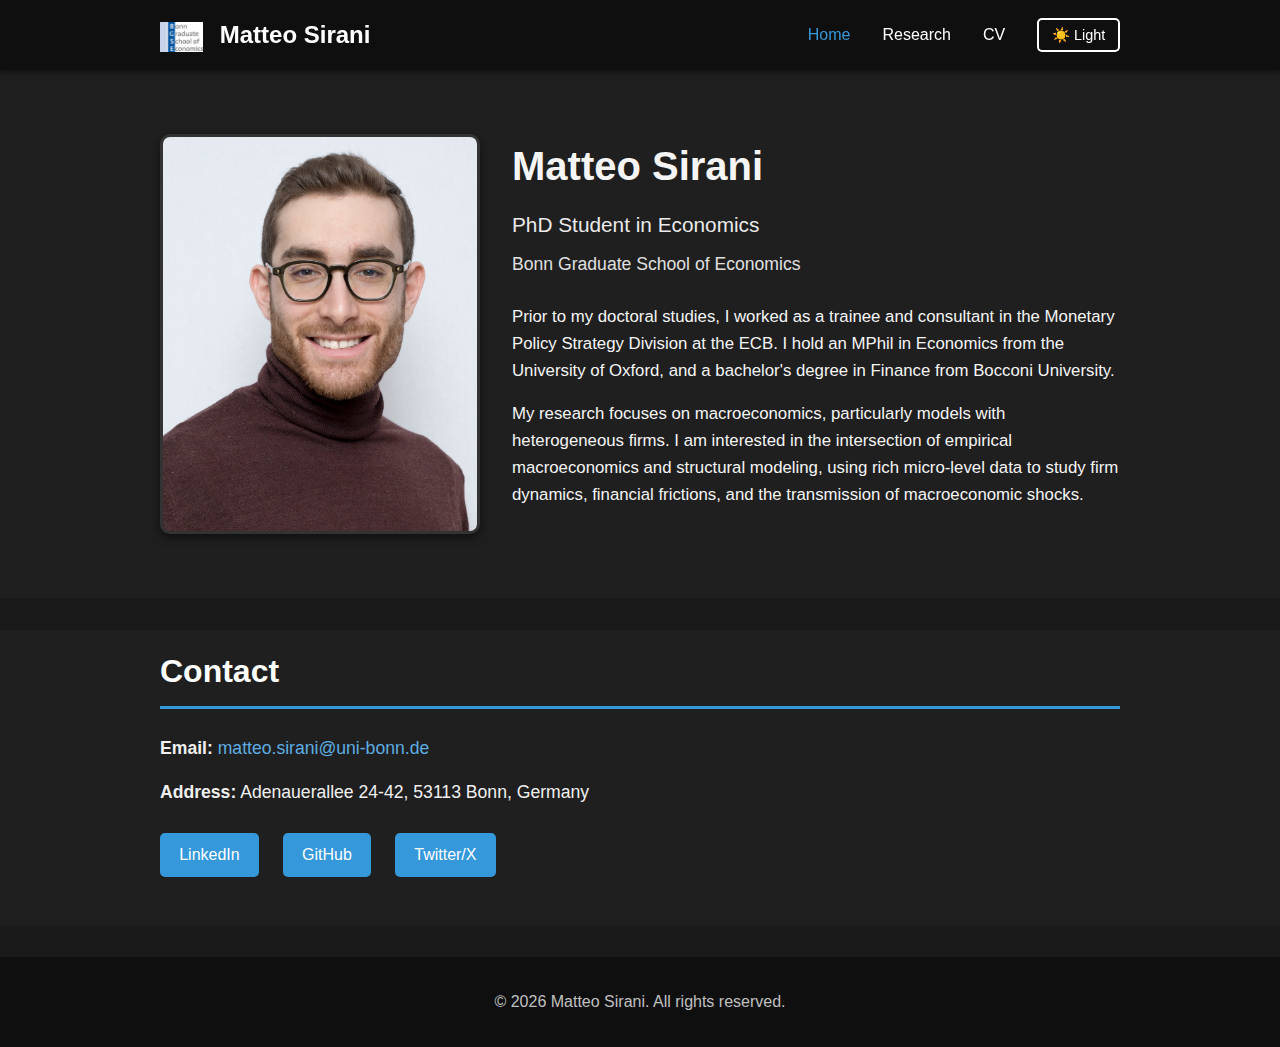
<file: index.html>
<!DOCTYPE html>
<html lang="en">
<head>
    <meta charset="UTF-8">
    <meta name="viewport" content="width=device-width, initial-scale=1.0">
    <meta name="description" content="Matteo Sirani - PhD Student in Economics at Bonn Graduate School of Economics">
    <title>Matteo Sirani - Academic Website</title>
    <link rel="stylesheet" href="css/style.css">
</head>
<body>
<body>
    <nav>
        <div class="nav-container">
            <h1 class="logo">
                <img src="images/bgse-logo.png" alt="BGSE" style="height: 30px; vertical-align: middle; margin-right: 10px;">
                Matteo Sirani
            </h1>
            <div class="nav-right">
                <ul class="nav-links">
                    <li><a href="index.html" class="active">Home</a></li>
                    <li><a href="research.html">Research</a></li>
                    <li><a href="cv.html">CV</a></li>
                </ul>
                <button id="theme-toggle" class="theme-toggle">☀️ Light</button>
            </div>
        </div>
    </nav>

    <main>
        <section class="hero">
            <div class="container">
                <div class="profile">
                    <img src="images/profile.jpg" alt="Matteo Sirani" class="profile-img">
                    <div class="profile-info">
                        <h2>Matteo Sirani</h2>
                        <p class="position">PhD Student in Economics</p>
                        <p class="affiliation">Bonn Graduate School of Economics</p>
                        <p style="margin-top: 1.5rem; line-height: 1.6; font-size: 1.05rem;">
                            Prior to my doctoral studies, I worked as a trainee and consultant in the Monetary Policy 
                            Strategy Division at the ECB. I hold an MPhil in Economics from the University of Oxford, 
                            and a bachelor's degree in Finance from Bocconi University.
                        </p>
                        <p style="margin-top: 1rem; line-height: 1.6; font-size: 1.05rem;">
                            My research focuses on macroeconomics, particularly models with heterogeneous firms. I am 
                            interested in the intersection of empirical macroeconomics and structural modeling, using rich 
                            micro-level data to study firm dynamics, financial frictions, and the transmission of macroeconomic 
                            shocks.
                        </p>
                    </div>
                </div>
            </div>
        </section>

        <section class="contact">
            <div class="container">
                <h3>Contact</h3>
                <p><strong>Email:</strong> <a href="mailto:matteo.sirani@uni-bonn.de">matteo.sirani@uni-bonn.de</a></p>
                <p><strong>Address:</strong> Adenauerallee 24-42, 53113 Bonn, Germany</p>
                <div class="social-links">
                    <a href="https://de.linkedin.com/in/matteo-sirani-94b6a7193" target="_blank">LinkedIn</a>
                    <a href="https://github.com/matteosirani" target="_blank">GitHub</a>
                    <a href="https://x.com/SiraniMatteo" target="_blank">Twitter/X</a>
                </div>
            </div>
        </section>
    </main>

    <footer>
        <div class="container">
            <p>&copy; 2026 Matteo Sirani. All rights reserved.</p>
        </div>
    </footer>
    
    <script>
        // Theme Toggle Functionality - Inline for reliability
        (function() {
            const themeToggle = document.getElementById('theme-toggle');
            const body = document.body;
            
            // Check for saved theme preference or default to dark
            const savedTheme = localStorage.getItem('theme') || 'dark';
            
            // Apply saved theme
            if (savedTheme === 'light') {
                body.classList.add('light-theme');
                if (themeToggle) themeToggle.textContent = '🌙 Dark';
            } else {
                if (themeToggle) themeToggle.textContent = '☀️ Light';
            }
            
            // Toggle theme when button is clicked
            if (themeToggle) {
                themeToggle.addEventListener('click', function() {
                    body.classList.toggle('light-theme');
                    
                    if (body.classList.contains('light-theme')) {
                        themeToggle.textContent = '🌙 Dark';
                        localStorage.setItem('theme', 'light');
                    } else {
                        themeToggle.textContent = '☀️ Light';
                        localStorage.setItem('theme', 'dark');
                    }
                });
            }
        })();
    </script>
</body>
</html>
</file>
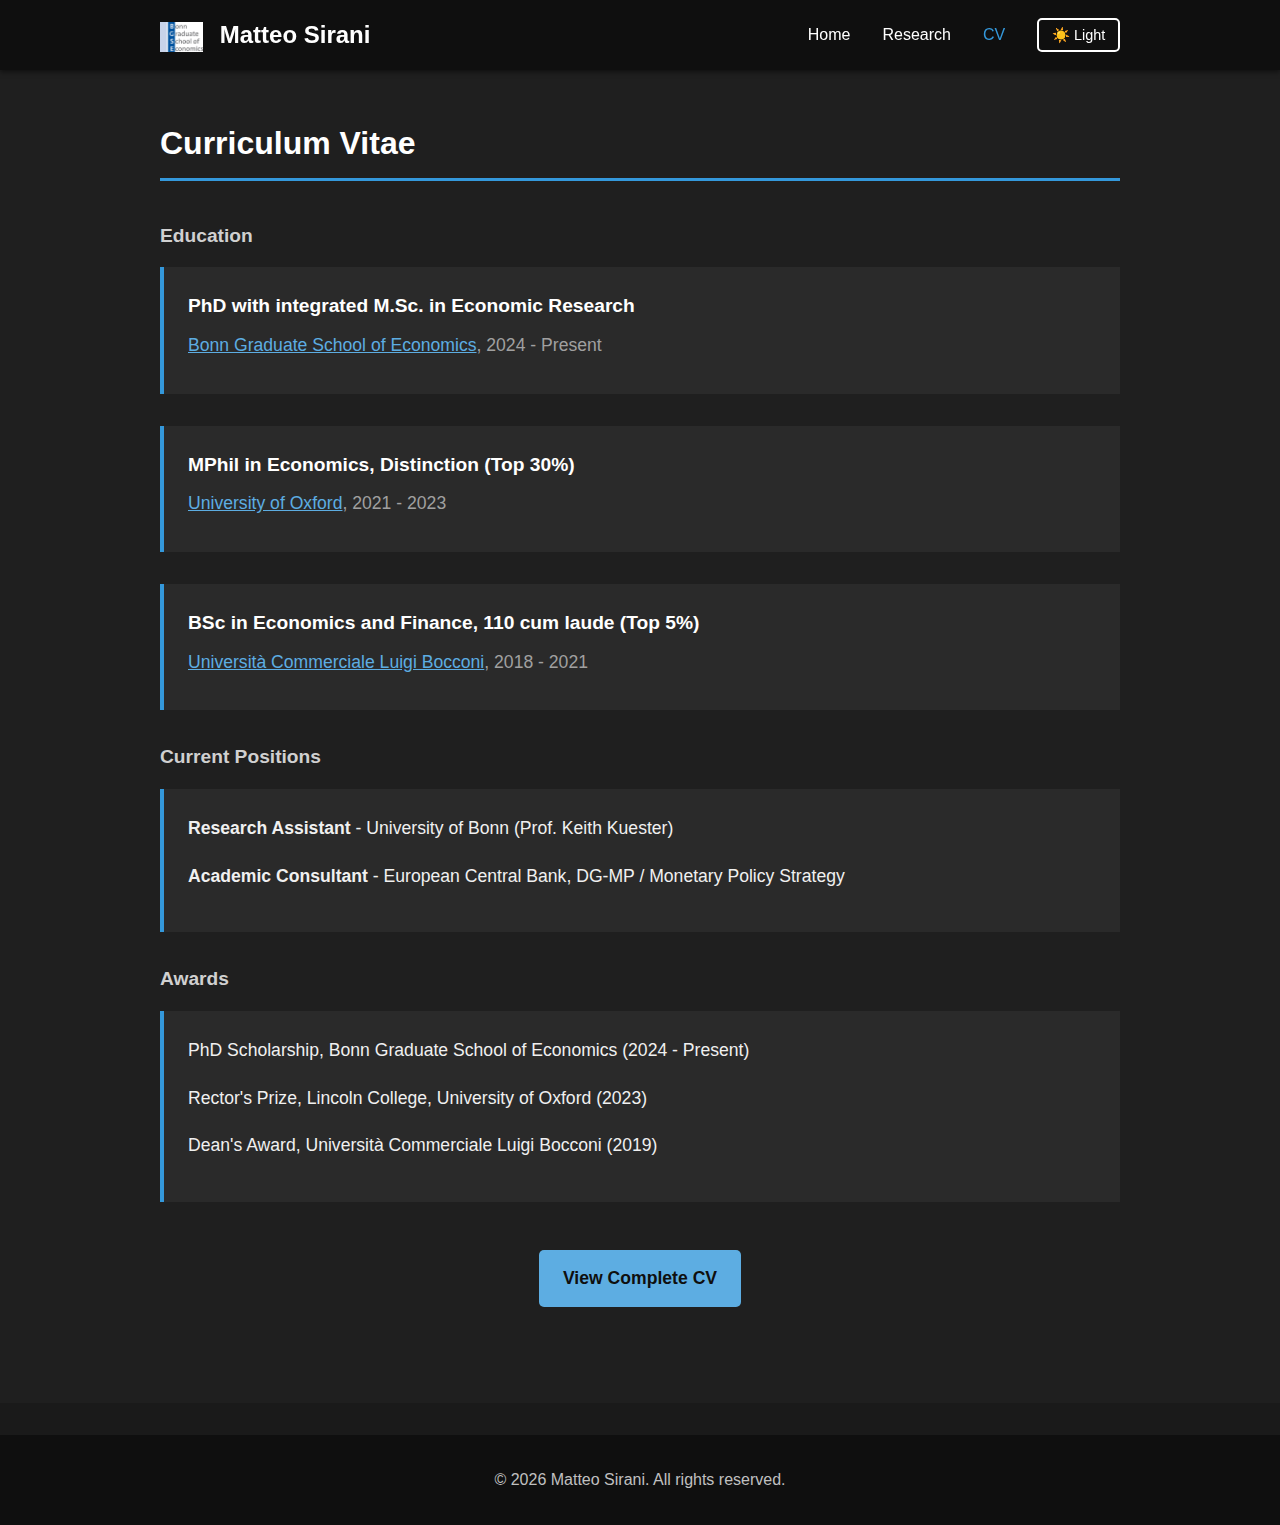
<file: cv.html>
<!DOCTYPE html>
<html lang="en">
<head>
    <meta charset="UTF-8">
    <meta name="viewport" content="width=device-width, initial-scale=1.0">
    <meta name="description" content="Curriculum Vitae - Matteo Sirani">
    <title>CV - Matteo Sirani</title>
    <link rel="stylesheet" href="css/style.css">
</head>
<body>
<body>
    <nav>
        <div class="nav-container">
            <h1 class="logo">
                <img src="images/bgse-logo.png" alt="BGSE" style="height: 30px; vertical-align: middle; margin-right: 10px;">
                Matteo Sirani
            </h1>
            <div class="nav-right">
                <ul class="nav-links">
                    <li><a href="index.html">Home</a></li>
                    <li><a href="research.html">Research</a></li>
                    <li><a href="cv.html" class="active">CV</a></li>
                </ul>
                <button id="theme-toggle" class="theme-toggle">☀️ Light</button>
            </div>
        </div>
    </nav>

    <main>
        <section>
            <div class="container">
                <h3>Curriculum Vitae</h3>

                <h4 class="subsection-heading" style="margin-top: 2.5rem; margin-bottom: 1rem; color: #d0d0d0; font-size: 1.2rem;">Education</h4>
                
                <div class="publication-item">
                    <h4>PhD with integrated M.Sc. in Economic Research</h4>
                    <p class="venue"><a href="https://www.econ.uni-bonn.de/bgse/en" target="_blank" style="color: #5dade2;">Bonn Graduate School of Economics</a>, 2024 - Present</p>
                </div>

                <div class="publication-item">
                    <h4>MPhil in Economics, Distinction (Top 30%)</h4>
                    <p class="venue"><a href="https://www.economics.ox.ac.uk/" target="_blank" style="color: #5dade2;">University of Oxford</a>, 2021 - 2023</p>
                </div>

                <div class="publication-item">
                    <h4>BSc in Economics and Finance, 110 cum laude (Top 5%)</h4>
                    <p class="venue"><a href="https://www.unibocconi.it/en" target="_blank" style="color: #5dade2;">Università Commerciale Luigi Bocconi</a>, 2018 - 2021</p>
                </div>

                <h4 class="subsection-heading" style="margin-top: 2rem; margin-bottom: 1rem; color: #d0d0d0; font-size: 1.2rem;">Current Positions</h4>
                
                <div class="publication-item">
                    <p><strong>Research Assistant</strong> - University of Bonn (Prof. Keith Kuester)</p>
                    <p><strong>Academic Consultant</strong> - European Central Bank, DG-MP / Monetary Policy Strategy</p>
                </div>

                <h4 class="subsection-heading" style="margin-top: 2rem; margin-bottom: 1rem; color: #d0d0d0; font-size: 1.2rem;">Awards</h4>
                
                <div class="publication-item">
                    <p>PhD Scholarship, Bonn Graduate School of Economics (2024 - Present)</p>
                    <p>Rector's Prize, Lincoln College, University of Oxford (2023)</p>
                    <p>Dean's Award, Università Commerciale Luigi Bocconi (2019)</p>
                </div>

                <p style="margin: 3rem 0; text-align: center;">
                    <a href="files/CV.pdf" style="background-color: #5dade2; color: #0f0f0f; padding: 0.8rem 1.5rem; 
                    border-radius: 5px; text-decoration: none; display: inline-block; font-weight: 600;">
                        View Complete CV
                    </a>
                </p>
            </div>
        </section>
    </main>

    <footer>
        <div class="container">
            <p>&copy; 2026 Matteo Sirani. All rights reserved.</p>
        </div>
    </footer>
    
    <script>
        // Theme Toggle Functionality - Inline for reliability
        (function() {
            const themeToggle = document.getElementById('theme-toggle');
            const body = document.body;
            
            // Check for saved theme preference or default to dark
            const savedTheme = localStorage.getItem('theme') || 'dark';
            
            // Apply saved theme
            if (savedTheme === 'light') {
                body.classList.add('light-theme');
                if (themeToggle) themeToggle.textContent = '🌙 Dark';
            } else {
                if (themeToggle) themeToggle.textContent = '☀️ Light';
            }
            
            // Toggle theme when button is clicked
            if (themeToggle) {
                themeToggle.addEventListener('click', function() {
                    body.classList.toggle('light-theme');
                    
                    if (body.classList.contains('light-theme')) {
                        themeToggle.textContent = '🌙 Dark';
                        localStorage.setItem('theme', 'light');
                    } else {
                        themeToggle.textContent = '☀️ Light';
                        localStorage.setItem('theme', 'dark');
                    }
                });
            }
        })();
    </script>
</body>
</html>
</file>
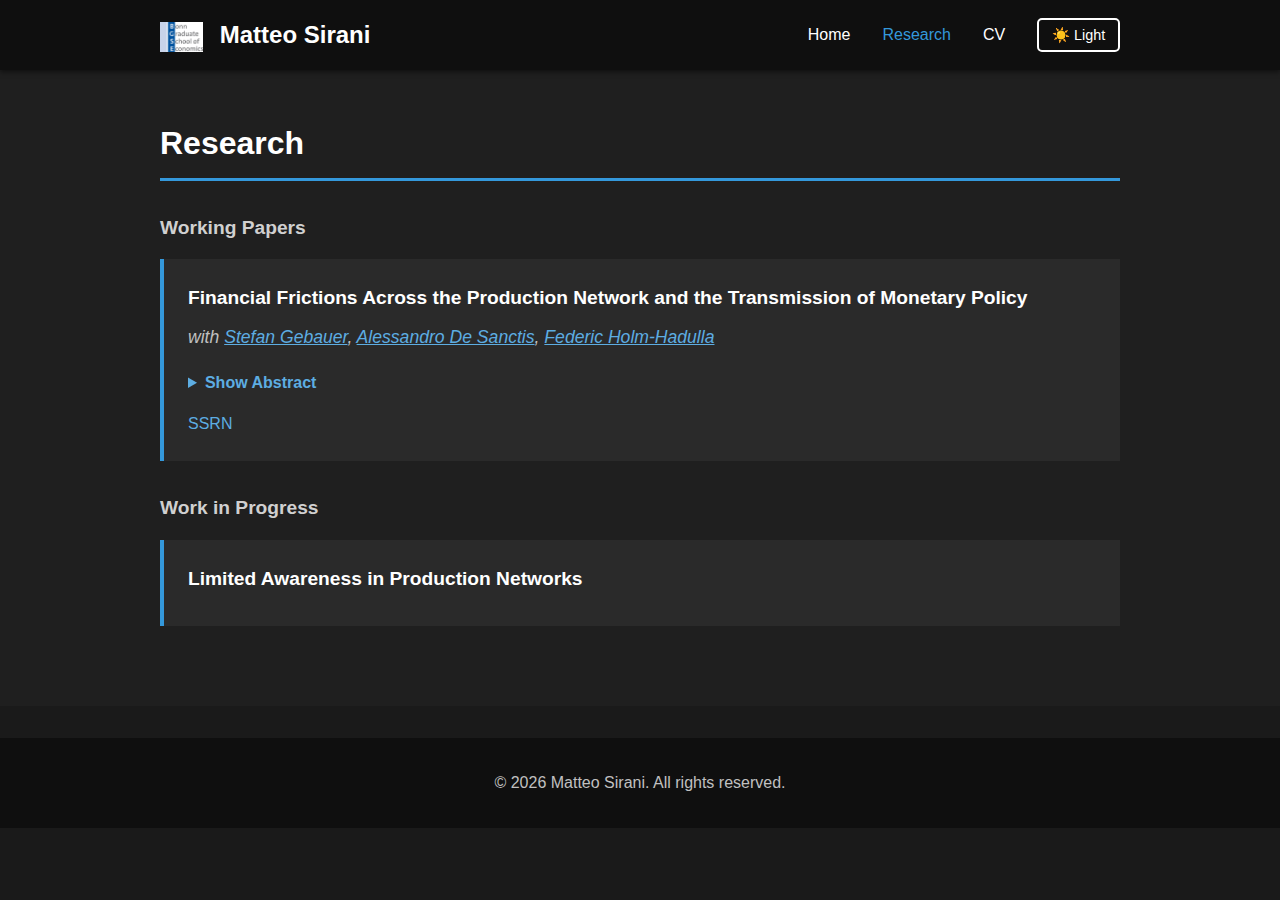
<file: research.html>
<!DOCTYPE html>
<html lang="en">
<head>
    <meta charset="UTF-8">
    <meta name="viewport" content="width=device-width, initial-scale=1.0">
    <meta name="description" content="Research Projects - Matteo Sirani">
    <title>Research - Matteo Sirani</title>
    <link rel="stylesheet" href="css/style.css">
</head>
<body>
<body>
    <nav>
        <div class="nav-container">
            <h1 class="logo">
                <img src="images/bgse-logo.png" alt="BGSE" style="height: 30px; vertical-align: middle; margin-right: 10px;">
                Matteo Sirani
            </h1>
            <div class="nav-right">
                <ul class="nav-links">
                    <li><a href="index.html">Home</a></li>
                    <li><a href="research.html" class="active">Research</a></li>
                    <li><a href="cv.html">CV</a></li>
                </ul>
                <button id="theme-toggle" class="theme-toggle">☀️ Light</button>
            </div>
        </div>
    </nav>

    <main>
        <section>
            <div class="container">
                <h3>Research</h3>
                
                <h4 class="subsection-heading" style="margin-top: 2rem; margin-bottom: 1rem; color: #d0d0d0; font-size: 1.2rem;">Working Papers</h4>
                
                <div class="publication-item">
                    <h4>Financial Frictions Across the Production Network and the Transmission of Monetary Policy</h4>
                    <p class="authors">with 
                        <a href="https://sites.google.com/view/stefan-gebauer/home" target="_blank" style="color: #5dade2;">Stefan Gebauer</a>, 
                        <a href="https://sites.google.com/view/alessandrodesanctis/home" target="_blank" style="color: #5dade2;">Alessandro De Sanctis</a>, 
                        <a href="https://www.ecb.europa.eu/pub/research/authors/profiles/federic-holm-hadulla.en.html" target="_blank" style="color: #5dade2;">Federic Holm-Hadulla</a>
                    </p>
                    <details style="margin-top: 1rem;">
                        <summary style="cursor: pointer; color: #5dade2; font-weight: 600;">Show Abstract</summary>
                        <p style="margin-top: 1rem; padding-left: 1rem; border-left: 3px solid #5dade2; color: #e0e0e0; line-height: 1.7;">
                            We examine how sector-specific financial frictions and production network linkages shape monetary 
                            policy transmission. Using granular country-sector data for the euro area we construct novel measures 
                            of upstream and downstream financial frictions. Panel local projections show that financial frictions 
                            among upstream suppliers and downstream customers substantially amplify the effects of monetary policy 
                            on prices and output. Importantly, this amplification is not driven solely by a sector's own financial 
                            position: indirect financial frictions transmitted through production networks account for a significant 
                            share of the response. We further document that downstream financial frictions reinforce the contractionary 
                            effects of monetary policy through a demand channel, while upstream financial frictions generate a 
                            countervailing cost channel by raising sectoral prices. A multi-sector model with heterogeneous financial 
                            frictions rationalizes these findings and highlights the importance of network-based financial channels 
                            for monetary policy transmission.
                        </p>
                    </details>
                    <div class="links" style="margin-top: 1rem;">
                        <a href="https://papers.ssrn.com/sol3/papers.cfm?abstract_id=5279409" target="_blank">SSRN</a>
                    </div>
                </div>

                <h4 class="subsection-heading" style="margin-top: 2rem; margin-bottom: 1rem; color: #d0d0d0; font-size: 1.2rem;">Work in Progress</h4>

                <div class="publication-item">
                    <h4>Limited Awareness in Production Networks</h4>
                </div>
            </div>
        </section>
    </main>

    <footer>
        <div class="container">
            <p>&copy; 2026 Matteo Sirani. All rights reserved.</p>
        </div>
    </footer>
    
    <script>
        // Theme Toggle Functionality - Inline for reliability
        (function() {
            const themeToggle = document.getElementById('theme-toggle');
            const body = document.body;
            
            // Check for saved theme preference or default to dark
            const savedTheme = localStorage.getItem('theme') || 'dark';
            
            // Apply saved theme
            if (savedTheme === 'light') {
                body.classList.add('light-theme');
                if (themeToggle) themeToggle.textContent = '🌙 Dark';
            } else {
                if (themeToggle) themeToggle.textContent = '☀️ Light';
            }
            
            // Toggle theme when button is clicked
            if (themeToggle) {
                themeToggle.addEventListener('click', function() {
                    body.classList.toggle('light-theme');
                    
                    if (body.classList.contains('light-theme')) {
                        themeToggle.textContent = '🌙 Dark';
                        localStorage.setItem('theme', 'light');
                    } else {
                        themeToggle.textContent = '☀️ Light';
                        localStorage.setItem('theme', 'dark');
                    }
                });
            }
        })();
    </script>
</body>
</html>
</file>
<file: css/style.css>
/* Reset and Base Styles */
* {
    margin: 0;
    padding: 0;
    box-sizing: border-box;
}

body {
    font-family: 'Segoe UI', Tahoma, Geneva, Verdana, sans-serif;
    line-height: 1.6;
    color: #f0f0f0;
    background-color: #1a1a1a;
    transition: background-color 0.3s ease, color 0.3s ease;
}

/* Light Theme */
body.light-theme {
    color: #333;
    background-color: #f9f9f9;
}

body.light-theme nav {
    background-color: #2c3e50;
    box-shadow: 0 2px 5px rgba(0,0,0,0.1);
}

body.light-theme .hero {
    background: white;
    color: #333;
}

body.light-theme .profile-img {
    border: 3px solid #ddd;
    box-shadow: 0 4px 10px rgba(0,0,0,0.1);
    background-color: #ddd;
}

body.light-theme section {
    background-color: white;
}

body.light-theme section h3 {
    color: #2c3e50;
}

body.light-theme .subsection-heading {
    color: #34495e !important;
}

body.light-theme .publication-item {
    background-color: #f8f9fa;
}

body.light-theme .publication-item h4 {
    color: #2c3e50;
}

body.light-theme .publication-item .authors {
    color: #555;
}

body.light-theme .publication-item .venue {
    color: #7f8c8d;
}

body.light-theme .publication-item .links a,
body.light-theme .contact a {
    color: #3498db;
}

body.light-theme .social-links a {
    background-color: #3498db;
    color: white;
}

body.light-theme .social-links a:hover {
    background-color: #2980b9;
}

body.light-theme .research-interests li {
    background-color: #ecf0f1;
}

body.light-theme details summary {
    color: #2980b9 !important;
}

body.light-theme details p {
    color: #333 !important;
    border-left-color: #3498db !important;
}

body.light-theme footer {
    background-color: #2c3e50;
    color: white;
}

.container {
    max-width: 1000px;
    margin: 0 auto;
    padding: 0 20px;
}

/* Theme Toggle Button */
.theme-toggle {
    background: none;
    border: 2px solid white;
    color: white;
    padding: 0.4rem 0.8rem;
    border-radius: 5px;
    cursor: pointer;
    font-size: 0.9rem;
    transition: all 0.3s ease;
    font-weight: 500;
}

.theme-toggle:hover {
    background-color: rgba(255, 255, 255, 0.1);
}

body.light-theme .theme-toggle {
    border-color: white;
    color: white;
}

/* Navigation */
nav {
    background-color: #0f0f0f;
    color: white;
    padding: 1rem 0;
    position: sticky;
    top: 0;
    z-index: 100;
    box-shadow: 0 2px 5px rgba(0,0,0,0.5);
    transition: background-color 0.3s ease;
}

.nav-container {
    max-width: 1000px;
    margin: 0 auto;
    padding: 0 20px;
    display: flex;
    justify-content: space-between;
    align-items: center;
}

.nav-right {
    display: flex;
    align-items: center;
    gap: 2rem;
}

.logo {
    font-size: 1.5rem;
    font-weight: 600;
}

.nav-links {
    display: flex;
    list-style: none;
    gap: 2rem;
}

.nav-links a {
    color: white;
    text-decoration: none;
    transition: color 0.3s;
    font-weight: 500;
}

.nav-links a:hover,
.nav-links a.active {
    color: #3498db;
}

/* Hero Section */
.hero {
    background: #1f1f1f;
    color: #f5f5f5;
    padding: 4rem 0;
    transition: background-color 0.3s ease, color 0.3s ease;
}

.profile {
    display: flex;
    align-items: flex-start;
    gap: 2rem;
}

.profile-img {
    width: 320px;
    height: 400px;
    border-radius: 10px;
    object-fit: cover;
    object-position: 40% center;
    border: 3px solid #333;
    box-shadow: 0 4px 10px rgba(0,0,0,0.5);
    background-color: #333;
    flex-shrink: 0;
    transition: border-color 0.3s ease, box-shadow 0.3s ease;
}

.profile-info h2 {
    font-size: 2.5rem;
    margin-bottom: 0.5rem;
}

.position {
    font-size: 1.3rem;
    margin-bottom: 0.3rem;
    opacity: 0.95;
}

.affiliation {
    font-size: 1.1rem;
    opacity: 0.9;
}

/* Sections */
section {
    padding: 3rem 0;
    background-color: #1f1f1f;
    margin-bottom: 2rem;
    transition: background-color 0.3s ease;
}

.contact {
    padding-top: 1rem;
}

section h3 {
    font-size: 2rem;
    color: #ffffff;
    margin-bottom: 1.5rem;
    border-bottom: 3px solid #3498db;
    padding-bottom: 0.5rem;
    transition: color 0.3s ease;
}

section p {
    margin-bottom: 1rem;
    font-size: 1.1rem;
    line-height: 1.8;
}

/* Research Interests */
.research-interests ul {
    list-style: none;
    display: grid;
    grid-template-columns: repeat(auto-fit, minmax(250px, 1fr));
    gap: 1rem;
}

.research-interests li {
    background-color: #2a2a2a;
    padding: 1rem;
    border-left: 4px solid #3498db;
    font-size: 1.05rem;
    transition: background-color 0.3s ease;
}

/* Contact Section */
.contact p {
    margin-bottom: 0.8rem;
}

.contact a {
    color: #5dade2;
    text-decoration: none;
    transition: color 0.3s ease;
}

.contact a:hover {
    text-decoration: underline;
}

.social-links {
    display: flex;
    gap: 1.5rem;
    margin-top: 1.5rem;
}

.social-links a {
    background-color: #3498db;
    color: white;
    padding: 0.6rem 1.2rem;
    border-radius: 5px;
    text-decoration: none;
    transition: background-color 0.3s;
}

.social-links a:hover {
    background-color: #2980b9;
}

/* Publications */
.publication-item {
    margin-bottom: 2rem;
    padding: 1.5rem;
    background-color: #2a2a2a;
    border-left: 4px solid #3498db;
    transition: background-color 0.3s ease;
}

.publication-item h4 {
    font-size: 1.2rem;
    color: #ffffff;
    margin-bottom: 0.5rem;
    transition: color 0.3s ease;
}

.publication-item .authors {
    font-style: italic;
    margin-bottom: 0.3rem;
    color: #c0c0c0;
    transition: color 0.3s ease;
}

.publication-item .venue {
    color: #a0a0a0;
    margin-bottom: 0.5rem;
    transition: color 0.3s ease;
}

.publication-item .links a {
    color: #5dade2;
    margin-right: 1rem;
    text-decoration: none;
    transition: color 0.3s ease;
}

.publication-item .links a:hover {
    text-decoration: underline;
}

/* Footer */
footer {
    background-color: #0f0f0f;
    color: #c0c0c0;
    padding: 2rem 0;
    text-align: center;
    transition: background-color 0.3s ease, color 0.3s ease;
}

/* Responsive Design */
@media (max-width: 768px) {
    .nav-container {
        flex-direction: column;
        gap: 1rem;
    }
    
    .nav-links {
        gap: 1rem;
    }
    
    .profile {
        flex-direction: column;
        text-align: center;
    }
    
    .profile-info h2 {
        font-size: 2rem;
    }
    
    .social-links {
        flex-direction: column;
    }
}
</file>
